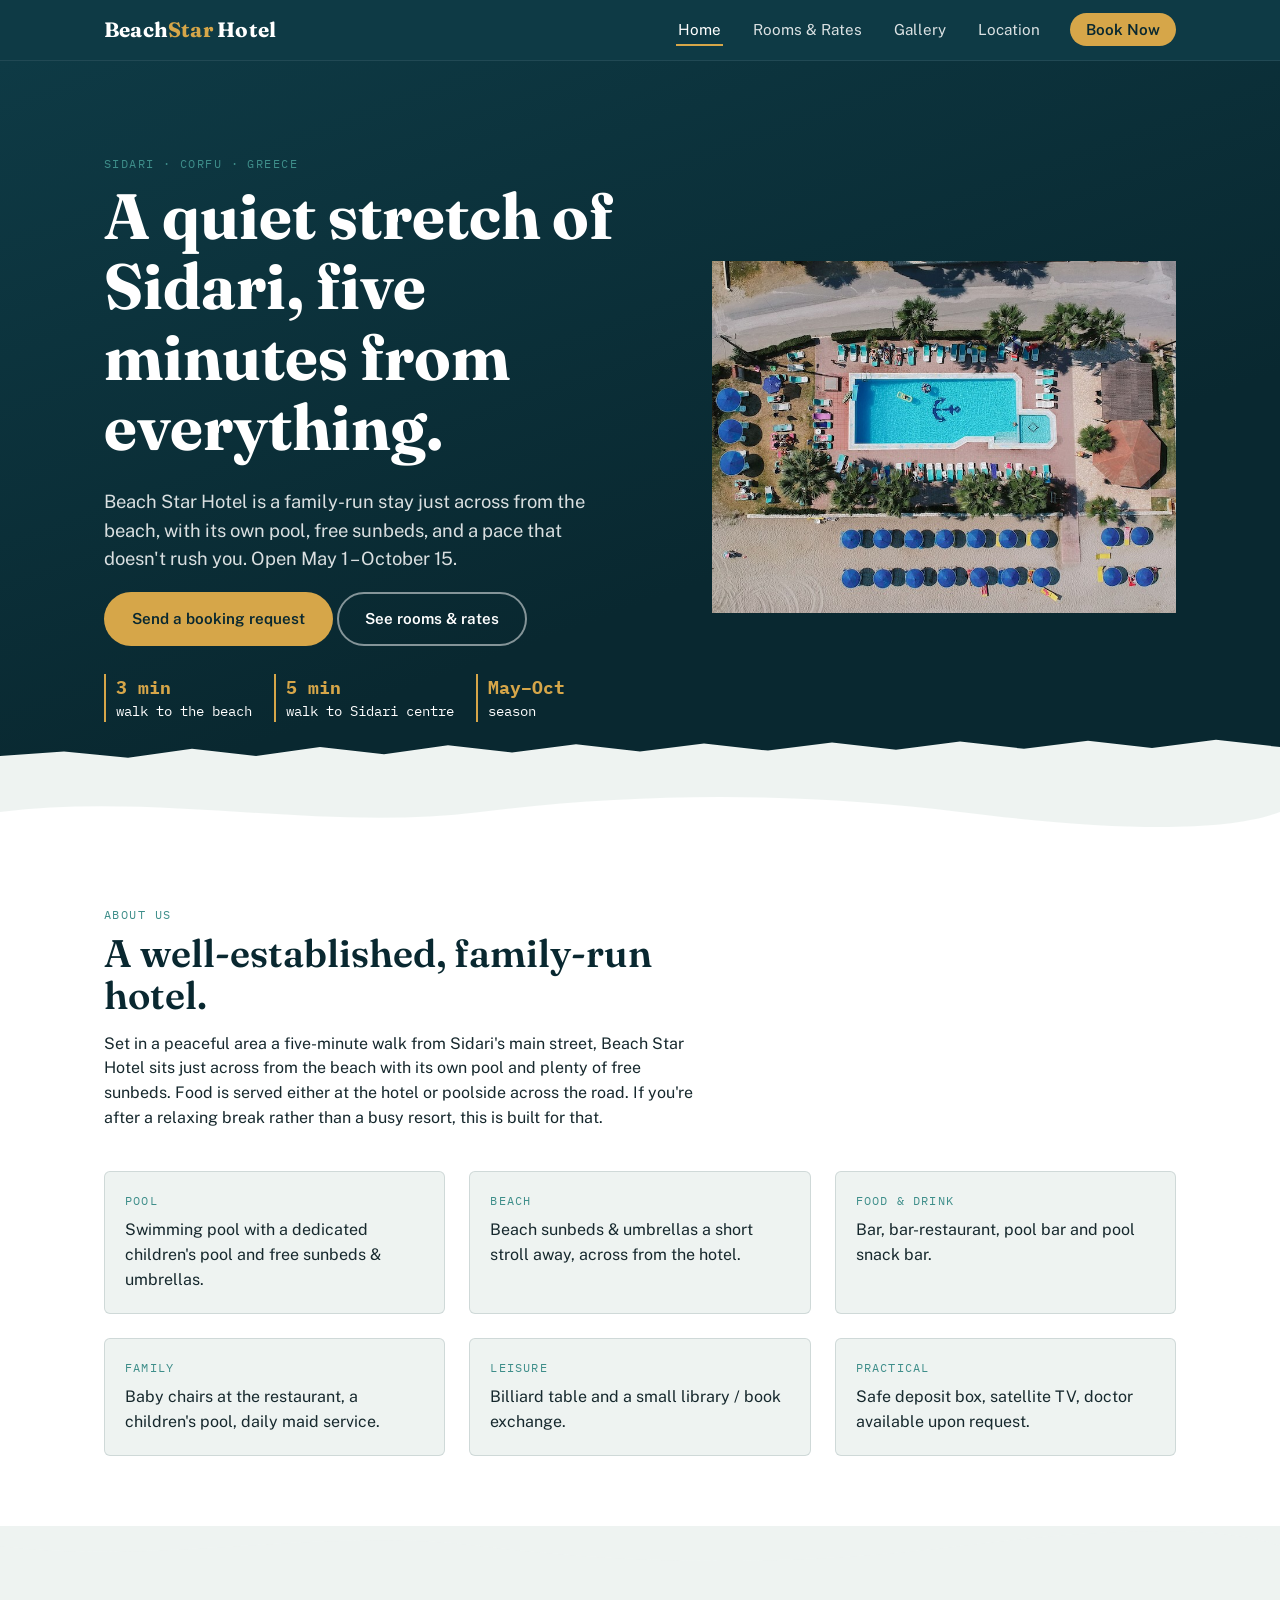
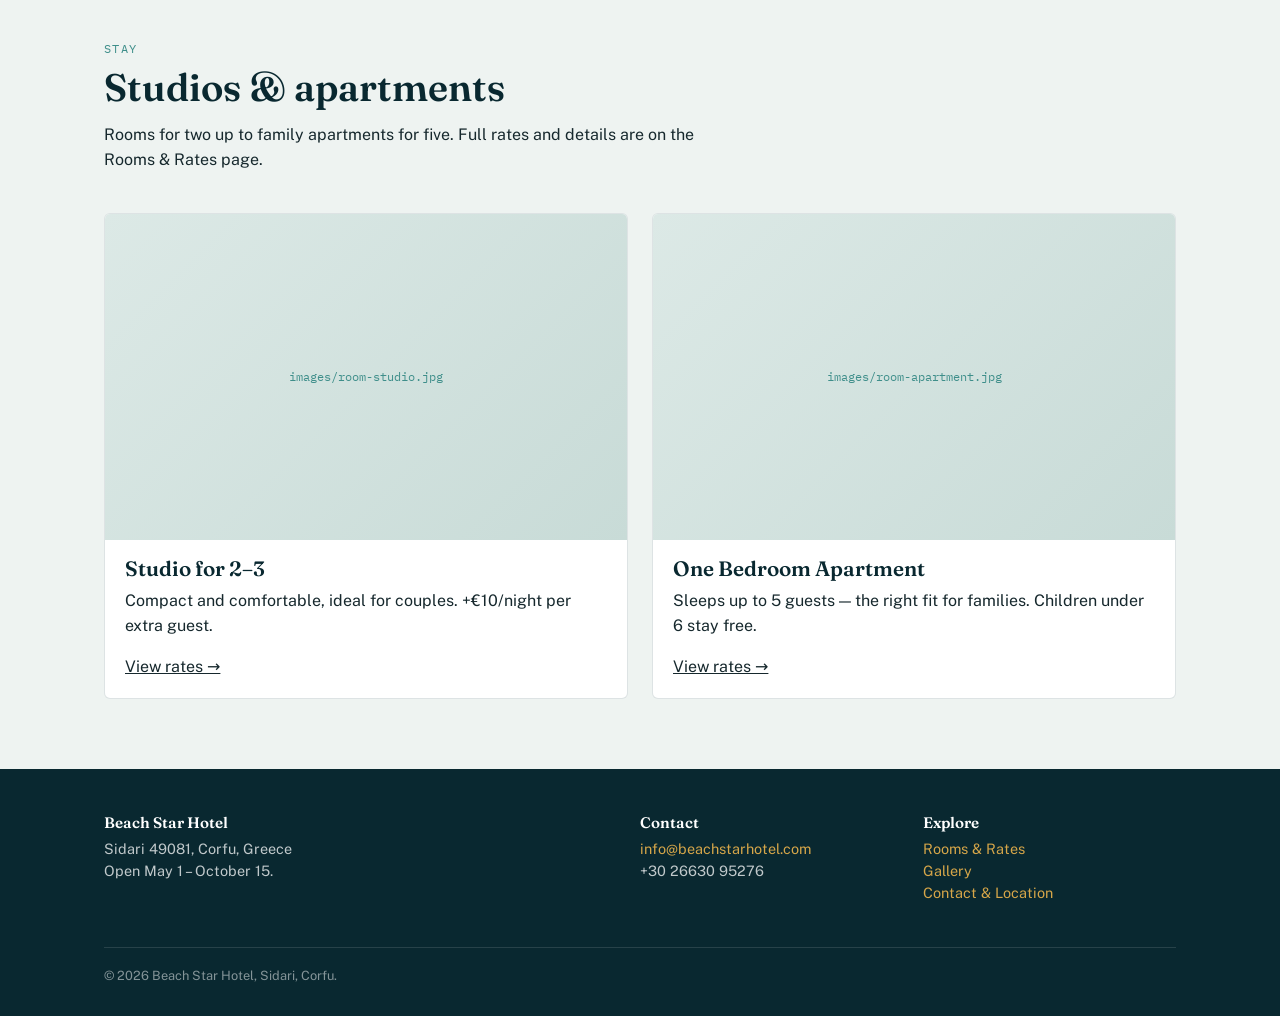
<file: index.html>
<!DOCTYPE html>
<html lang="en">
<head>
<meta charset="UTF-8">
<meta name="viewport" content="width=device-width, initial-scale=1.0">
<title>Beach Star Hotel — Sidari, Corfu</title>
<meta name="description" content="Family-run hotel in Sidari, Corfu, a five-minute walk from the beach, with its own pool and free sunbeds. Book directly by email — no booking fees.">
<link rel="preconnect" href="https://fonts.googleapis.com">
<link href="https://fonts.googleapis.com/css2?family=Fraunces:ital,wght@0,600;0,700;1,500&family=Public+Sans:wght@400;500;600;700&family=IBM+Plex+Mono:wght@400;600&display=swap" rel="stylesheet">
<link rel="stylesheet" href="css/style.css">
</head>
<body>
<a class="skip-link" href="#main">Skip to content</a>

<header class="site-header">
  <div class="wrap">
    <a class="brand" href="index.html">Beach<span>Star</span> Hotel</a>
    <button class="nav-toggle" aria-expanded="false" aria-controls="main-nav">Menu</button>
    <nav class="main-nav" id="main-nav">
      <ul>
        <li><a href="index.html" aria-current="page">Home</a></li>
        <li><a href="rooms.html">Rooms &amp; Rates</a></li>
        <li><a href="gallery.html">Gallery</a></li>
        <li><a href="contact.html">Location</a></li>
        <li><a href="contact.html" class="nav-cta">Book Now</a></li>
      </ul>
    </nav>
  </div>
</header>

<main id="main">

  <section class="hero">
    <div class="wrap hero-inner">
      <div>
        <span class="eyebrow">Sidari · Corfu · Greece</span>
        <h1>A quiet stretch of Sidari, five minutes from everything.</h1>
        <p class="lede">Beach Star Hotel is a family-run stay just across from the beach, with its own pool, free sunbeds, and a pace that doesn't rush you. Open May 1 – October 15.</p>
        <p>
          <a class="btn btn-primary" href="contact.html">Send a booking request</a>
          <a class="btn btn-outline" href="rooms.html">See rooms &amp; rates</a>
        </p>
        <div class="hero-facts">
          <div><strong>3 min</strong>walk to the beach</div>
          <div><strong>5 min</strong>walk to Sidari centre</div>
          <div><strong>May–Oct</strong>season</div>
        </div>
      </div>
      <img src="images/pool-1.jpg">
      
    </div>
  </section>
  <div class="wave-divider" aria-hidden="true">
    <svg viewBox="0 0 1200 40" preserveAspectRatio="none"><path d="M0 20 C 150 0, 300 40, 450 20 S 750 0, 900 20 S 1150 40, 1200 20 L1200 40 L0 40 Z" fill="#ffffff"/></svg>
  </div>

  <section class="section-alt">
    <div class="wrap">
      <div class="section-head">
        <span class="eyebrow">About us</span>
        <h2>A well-established, family-run hotel.</h2>
        <p>Set in a peaceful area a five-minute walk from Sidari's main street, Beach Star Hotel sits just across from the beach with its own pool and plenty of free sunbeds. Food is served either at the hotel or poolside across the road. If you're after a relaxing break rather than a busy resort, this is built for that.</p>
      </div>
      <div class="grid-3">
        <div class="amenity"><span class="glyph">Pool</span>Swimming pool with a dedicated children's pool and free sunbeds &amp; umbrellas.</div>
        <div class="amenity"><span class="glyph">Beach</span>Beach sunbeds &amp; umbrellas a short stroll away, across from the hotel.</div>
        <div class="amenity"><span class="glyph">Food &amp; drink</span>Bar, bar-restaurant, pool bar and pool snack bar.</div>
        <div class="amenity"><span class="glyph">Family</span>Baby chairs at the restaurant, a children's pool, daily maid service.</div>
        <div class="amenity"><span class="glyph">Leisure</span>Billiard table and a small library / book exchange.</div>
        <div class="amenity"><span class="glyph">Practical</span>Safe deposit box, satellite TV, doctor available upon request.</div>
      </div>
    </div>
  </section>

  <div class="wave-divider" aria-hidden="true">
    <svg viewBox="0 0 1200 40" preserveAspectRatio="none"><path d="M0 20 C 150 40, 300 0, 450 20 S 750 40, 900 20 S 1150 0, 1200 20 L1200 40 L0 40 Z" fill="#eef3f1"/></svg>
  </div>

  <section>
    <div class="wrap">
      <div class="section-head">
        <span class="eyebrow">Stay</span>
        <h2>Studios &amp; apartments</h2>
        <p>Rooms for two up to family apartments for five. Full rates and details are on the Rooms &amp; Rates page.</p>
      </div>
      <div class="room-cards">
        <div class="room-card">
          <div class="thumb">images/room-studio.jpg</div>
          <div class="body">
            <h3>Studio for 2–3</h3>
            <p>Compact and comfortable, ideal for couples. +€10/night per extra guest.</p>
            <a href="rooms.html">View rates →</a>
          </div>
        </div>
        <div class="room-card">
          <div class="thumb">images/room-apartment.jpg</div>
          <div class="body">
            <h3>One Bedroom Apartment</h3>
            <p>Sleeps up to 5 guests — the right fit for families. Children under 6 stay free.</p>
            <a href="rooms.html">View rates →</a>
          </div>
        </div>
      </div>
    </div>
  </section>

</main>

<footer class="site-footer">
  <div class="wrap">
    <div class="footer-grid">
      <div>
        <h4>Beach Star Hotel</h4>
        <p>Sidari 49081, Corfu, Greece<br>Open May 1 – October 15.</p>
      </div>
      <div>
        <h4>Contact</h4>
        <p><a href="mailto:info@beachstarhotel.com">info@beachstarhotel.com</a><br>+30 26630 95276</p>
      </div>
      <div>
        <h4>Explore</h4>
        <p><a href="rooms.html">Rooms &amp; Rates</a><br><a href="gallery.html">Gallery</a><br><a href="contact.html">Contact &amp; Location</a></p>
      </div>
    </div>
    <div class="footer-bottom">© <span id="year"></span> Beach Star Hotel, Sidari, Corfu.</div>
  </div>
</footer>

<script src="js/main.js"></script>
</body>
</html>
</file>
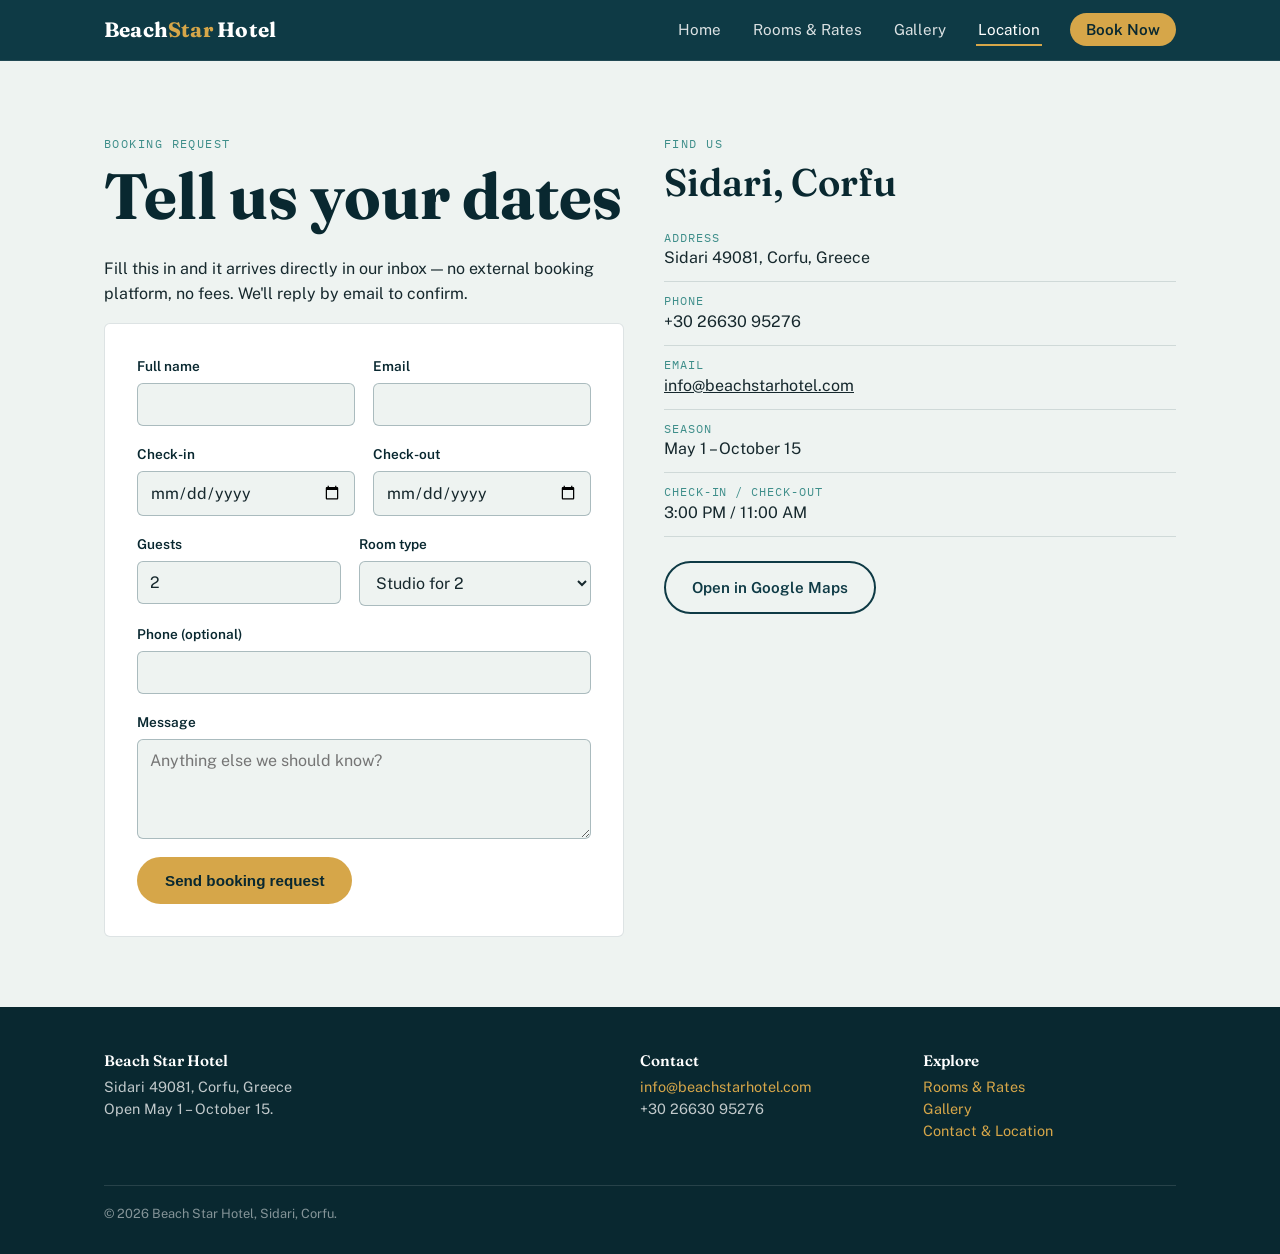
<file: contact.html>
<!DOCTYPE html>
<html lang="en">
<head>
<meta charset="UTF-8">
<meta name="viewport" content="width=device-width, initial-scale=1.0">
<title>Contact &amp; Booking — Beach Star Hotel</title>
<meta name="description" content="Request a booking or ask a question — your message goes straight to our email, no third-party booking site.">
<link rel="preconnect" href="https://fonts.googleapis.com">
<link href="https://fonts.googleapis.com/css2?family=Fraunces:ital,wght@0,600;0,700;1,500&family=Public+Sans:wght@400;500;600;700&family=IBM+Plex+Mono:wght@400;600&display=swap" rel="stylesheet">
<link rel="stylesheet" href="css/style.css">
</head>
<body>
<a class="skip-link" href="#main">Skip to content</a>

<header class="site-header">
  <div class="wrap">
    <a class="brand" href="index.html">Beach<span>Star</span> Hotel</a>
    <button class="nav-toggle" aria-expanded="false" aria-controls="main-nav">Menu</button>
    <nav class="main-nav" id="main-nav">
      <ul>
        <li><a href="index.html">Home</a></li>
        <li><a href="rooms.html">Rooms &amp; Rates</a></li>
        <li><a href="gallery.html">Gallery</a></li>
        <li><a href="contact.html" aria-current="page">Location</a></li>
        <li><a href="contact.html" class="nav-cta">Book Now</a></li>
      </ul>
    </nav>
  </div>
</header>

<main id="main">
  <section>
    <div class="wrap contact-grid">
      <div>
        <span class="eyebrow">Booking request</span>
        <h1>Tell us your dates</h1>
        <p class="lede" style="max-width:52ch">Fill this in and it arrives directly in our inbox — no external booking platform, no fees. We'll reply by email to confirm.</p>

        <form
          id="booking-form"
          class="form-card"
          action="https://formspree.io/f/YOUR_FORM_ID"
          method="POST"
        >
          <!-- Sets the subject line of the email you receive -->
          <input type="hidden" name="_subject" value="New booking request — Beach Star Hotel">
          <!-- Honeypot field for basic spam protection (keep it hidden) -->
          <input type="text" name="_gotcha" style="display:none" tabindex="-1" autocomplete="off">

          <div class="form-grid">
            <div class="field">
              <label for="name">Full name</label>
              <input type="text" id="name" name="name" required>
            </div>
            <div class="field">
              <label for="email">Email</label>
              <input type="email" id="email" name="email" required>
            </div>
          </div>

          <div class="form-grid">
            <div class="field">
              <label for="checkin">Check-in</label>
              <input type="date" id="checkin" name="Check-in date" required>
            </div>
            <div class="field">
              <label for="checkout">Check-out</label>
              <input type="date" id="checkout" name="Check-out date" required>
            </div>
          </div>

          <div class="form-grid">
            <div class="field">
              <label for="guests">Guests</label>
              <input type="number" id="guests" name="Guests" min="1" max="6" value="2" required>
            </div>
            <div class="field">
              <label for="room">Room type</label>
              <select id="room" name="Room type">
                <option>Studio for 2</option>
                <option>Studio for 3</option>
                <option>Studio for 4</option>
                <option>One Bedroom Apartment</option>
                <option>Not sure yet</option>
              </select>
            </div>
          </div>

          <div class="field">
            <label for="phone">Phone (optional)</label>
            <input type="tel" id="phone" name="Phone">
          </div>

          <div class="field">
            <label for="message">Message</label>
            <textarea id="message" name="Message" placeholder="Anything else we should know?"></textarea>
          </div>

          <button type="submit" class="btn btn-primary">Send booking request</button>

          <div id="form-status" class="form-status" role="status"></div>
        </form>
      </div>

      <div>
        <span class="eyebrow">Find us</span>
        <h2>Sidari, Corfu</h2>
        <ul class="info-list">
          <li><span class="label">Address</span>Sidari 49081, Corfu, Greece</li>
          <li><span class="label">Phone</span>+30 26630 95276</li>
          <li><span class="label">Email</span><a href="mailto:info@beachstarhotel.com">info@beachstarhotel.com</a></li>
          <li><span class="label">Season</span>May 1 – October 15</li>
          <li><span class="label">Check-in / check-out</span>3:00 PM / 11:00 AM</li>
        </ul>

        <p style="margin-top:24px">
          <a class="btn btn-outline" style="border-color:var(--ionian); color:var(--ionian)" target="_blank" rel="noopener" href="https://www.google.com/maps/search/?api=1&query=Beach+Star+Hotel+Sidari+Corfu">Open in Google Maps</a>
        </p>
      </div>
    </div>
  </section>
</main>

<footer class="site-footer">
  <div class="wrap">
    <div class="footer-grid">
      <div>
        <h4>Beach Star Hotel</h4>
        <p>Sidari 49081, Corfu, Greece<br>Open May 1 – October 15.</p>
      </div>
      <div>
        <h4>Contact</h4>
        <p><a href="mailto:info@beachstarhotel.com">info@beachstarhotel.com</a><br>+30 26630 95276</p>
      </div>
      <div>
        <h4>Explore</h4>
        <p><a href="rooms.html">Rooms &amp; Rates</a><br><a href="gallery.html">Gallery</a><br><a href="contact.html">Contact &amp; Location</a></p>
      </div>
    </div>
    <div class="footer-bottom">© <span id="year"></span> Beach Star Hotel, Sidari, Corfu.</div>
  </div>
</footer>

<script src="js/main.js"></script>
</body>
</html>
</file>
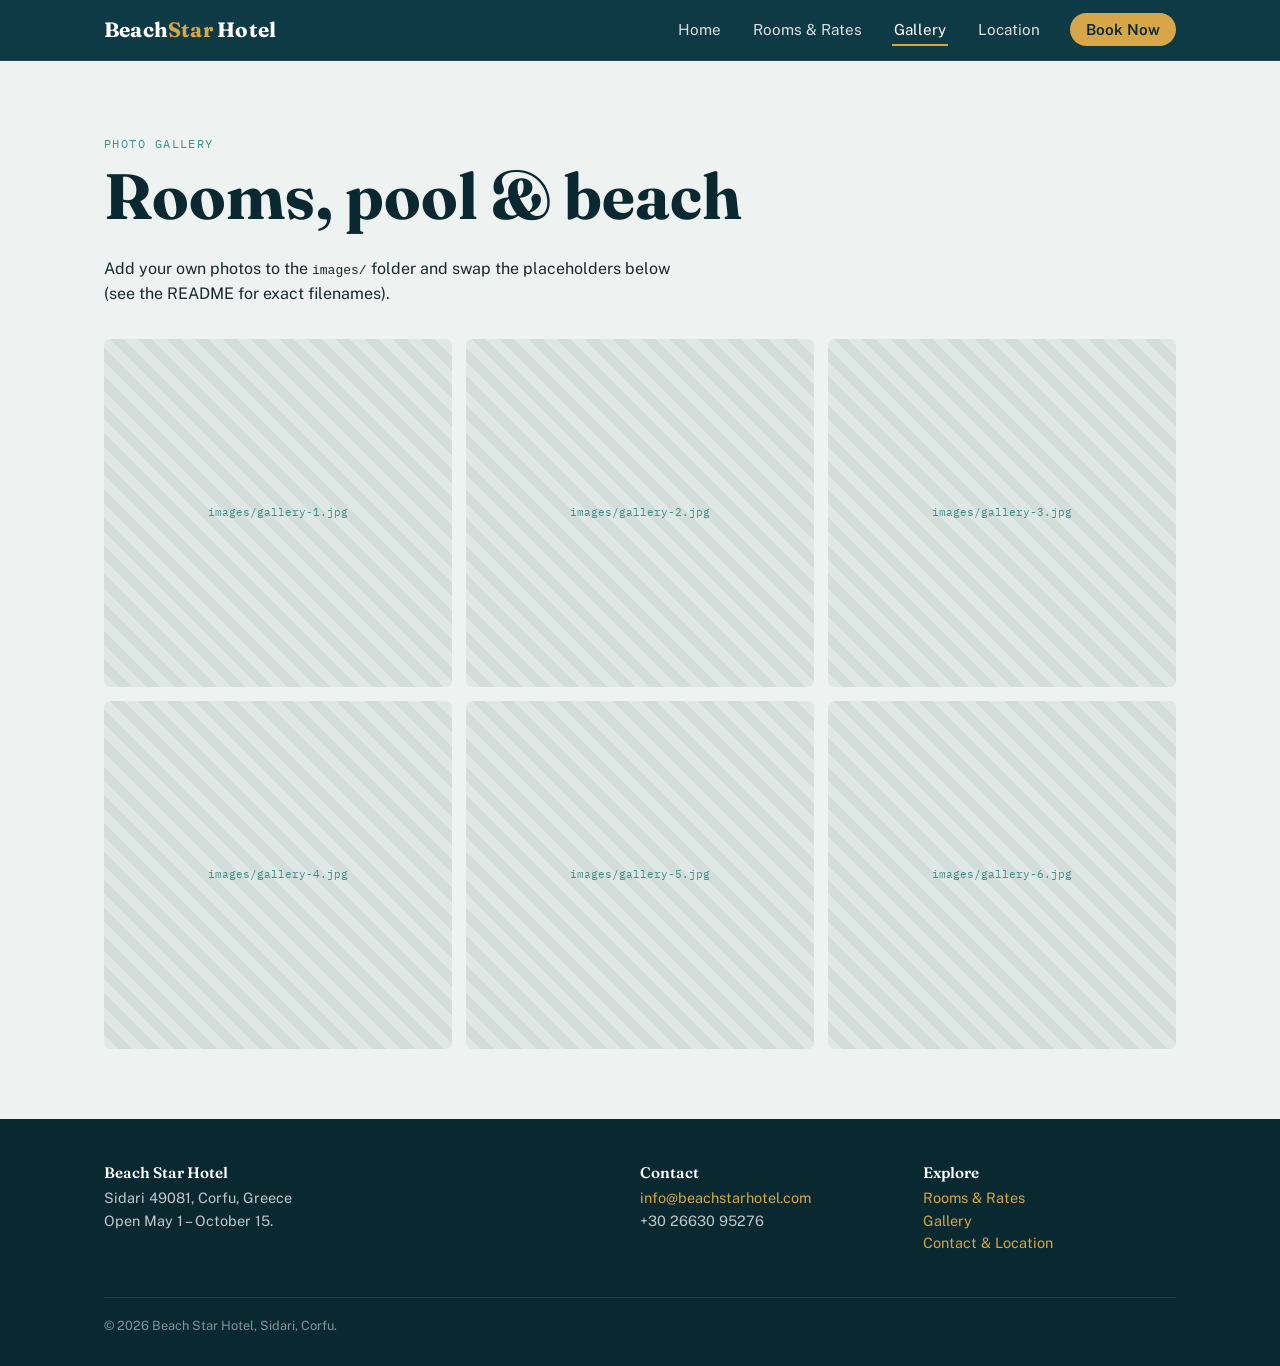
<file: gallery.html>
<!DOCTYPE html>
<html lang="en">
<head>
<meta charset="UTF-8">
<meta name="viewport" content="width=device-width, initial-scale=1.0">
<title>Photo Gallery — Beach Star Hotel</title>
<meta name="description" content="Photos of Beach Star Hotel, Sidari, Corfu — rooms, pool, and beach.">
<link rel="preconnect" href="https://fonts.googleapis.com">
<link href="https://fonts.googleapis.com/css2?family=Fraunces:ital,wght@0,600;0,700;1,500&family=Public+Sans:wght@400;500;600;700&family=IBM+Plex+Mono:wght@400;600&display=swap" rel="stylesheet">
<link rel="stylesheet" href="css/style.css">
</head>
<body>
<a class="skip-link" href="#main">Skip to content</a>

<header class="site-header">
  <div class="wrap">
    <a class="brand" href="index.html">Beach<span>Star</span> Hotel</a>
    <button class="nav-toggle" aria-expanded="false" aria-controls="main-nav">Menu</button>
    <nav class="main-nav" id="main-nav">
      <ul>
        <li><a href="index.html">Home</a></li>
        <li><a href="rooms.html">Rooms &amp; Rates</a></li>
        <li><a href="gallery.html" aria-current="page">Gallery</a></li>
        <li><a href="contact.html">Location</a></li>
        <li><a href="contact.html" class="nav-cta">Book Now</a></li>
      </ul>
    </nav>
  </div>
</header>

<main id="main">
  <section>
    <div class="wrap">
      <span class="eyebrow">Photo Gallery</span>
      <h1>Rooms, pool &amp; beach</h1>
      <p class="lede" style="max-width:60ch">Add your own photos to the <code>images/</code> folder and swap the placeholders below (see the README for exact filenames).</p>

      <div class="gallery-grid" style="margin-top:32px">
        <div class="gallery-item">images/gallery-1.jpg</div>
        <div class="gallery-item">images/gallery-2.jpg</div>
        <div class="gallery-item">images/gallery-3.jpg</div>
        <div class="gallery-item">images/gallery-4.jpg</div>
        <div class="gallery-item">images/gallery-5.jpg</div>
        <div class="gallery-item">images/gallery-6.jpg</div>
      </div>
    </div>
  </section>
</main>

<footer class="site-footer">
  <div class="wrap">
    <div class="footer-grid">
      <div>
        <h4>Beach Star Hotel</h4>
        <p>Sidari 49081, Corfu, Greece<br>Open May 1 – October 15.</p>
      </div>
      <div>
        <h4>Contact</h4>
        <p><a href="mailto:info@beachstarhotel.com">info@beachstarhotel.com</a><br>+30 26630 95276</p>
      </div>
      <div>
        <h4>Explore</h4>
        <p><a href="rooms.html">Rooms &amp; Rates</a><br><a href="gallery.html">Gallery</a><br><a href="contact.html">Contact &amp; Location</a></p>
      </div>
    </div>
    <div class="footer-bottom">© <span id="year"></span> Beach Star Hotel, Sidari, Corfu.</div>
  </div>
</footer>

<script src="js/main.js"></script>
</body>
</html>
</file>
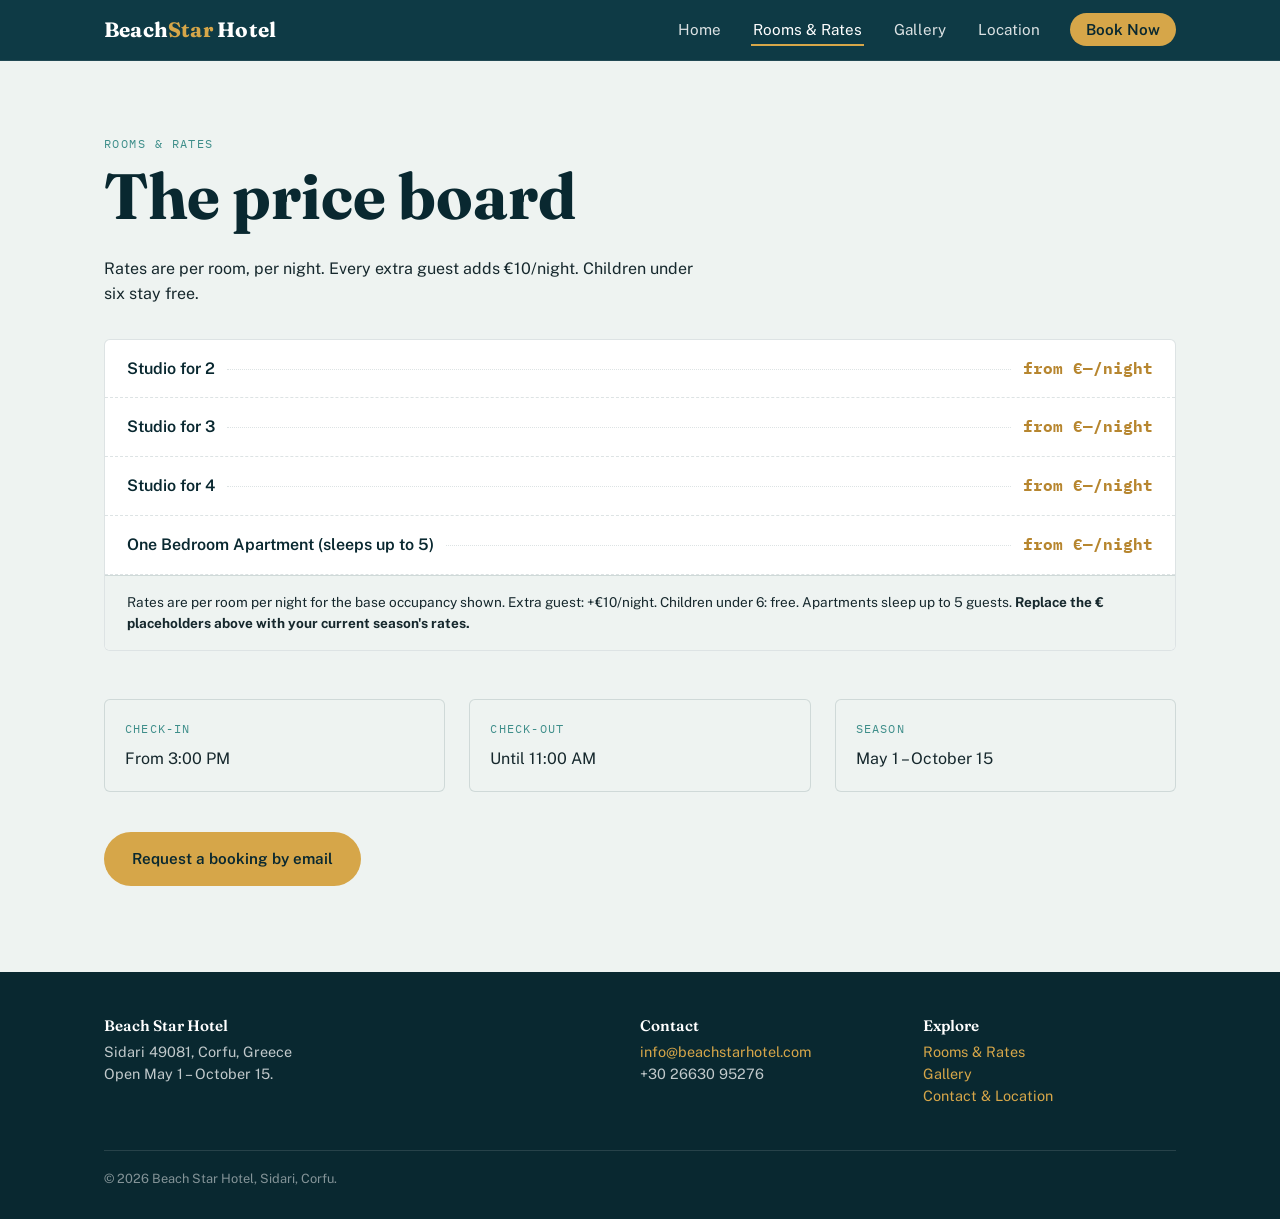
<file: rooms.html>
<!DOCTYPE html>
<html lang="en">
<head>
<meta charset="UTF-8">
<meta name="viewport" content="width=device-width, initial-scale=1.0">
<title>Rooms &amp; Rates — Beach Star Hotel</title>
<meta name="description" content="Rates for studios and apartments at Beach Star Hotel, Sidari, Corfu.">
<link rel="preconnect" href="https://fonts.googleapis.com">
<link href="https://fonts.googleapis.com/css2?family=Fraunces:ital,wght@0,600;0,700;1,500&family=Public+Sans:wght@400;500;600;700&family=IBM+Plex+Mono:wght@400;600&display=swap" rel="stylesheet">
<link rel="stylesheet" href="css/style.css">
</head>
<body>
<a class="skip-link" href="#main">Skip to content</a>

<header class="site-header">
  <div class="wrap">
    <a class="brand" href="index.html">Beach<span>Star</span> Hotel</a>
    <button class="nav-toggle" aria-expanded="false" aria-controls="main-nav">Menu</button>
    <nav class="main-nav" id="main-nav">
      <ul>
        <li><a href="index.html">Home</a></li>
        <li><a href="rooms.html" aria-current="page">Rooms &amp; Rates</a></li>
        <li><a href="gallery.html">Gallery</a></li>
        <li><a href="contact.html">Location</a></li>
        <li><a href="contact.html" class="nav-cta">Book Now</a></li>
      </ul>
    </nav>
  </div>
</header>

<main id="main">
  <section>
    <div class="wrap">
      <span class="eyebrow">Rooms &amp; Rates</span>
      <h1>The price board</h1>
      <p class="lede" style="max-width:60ch">Rates are per room, per night. Every extra guest adds €10/night. Children under six stay free.</p>

      <div class="ledger" style="margin-top:32px">
        <div class="ledger-row">
          <span class="name">Studio for 2</span><span class="fill"></span><span class="price">from €—/night</span>
        </div>
        <div class="ledger-row">
          <span class="name">Studio for 3</span><span class="fill"></span><span class="price">from €—/night</span>
        </div>
        <div class="ledger-row">
          <span class="name">Studio for 4</span><span class="fill"></span><span class="price">from €—/night</span>
        </div>
        <div class="ledger-row">
          <span class="name">One Bedroom Apartment (sleeps up to 5)</span><span class="fill"></span><span class="price">from €—/night</span>
        </div>
        <div class="ledger-note">
          Rates are per room per night for the base occupancy shown. Extra guest: +€10/night. Children under 6: free. Apartments sleep up to 5 guests. <strong>Replace the € placeholders above with your current season's rates.</strong>
        </div>
      </div>

      <div class="grid-3" style="margin-top:48px">
        <div class="amenity"><span class="glyph">Check-in</span>From 3:00 PM</div>
        <div class="amenity"><span class="glyph">Check-out</span>Until 11:00 AM</div>
        <div class="amenity"><span class="glyph">Season</span>May 1 – October 15</div>
      </div>

      <p style="margin-top:40px">
        <a class="btn btn-primary" href="contact.html">Request a booking by email</a>
      </p>
    </div>
  </section>
</main>

<footer class="site-footer">
  <div class="wrap">
    <div class="footer-grid">
      <div>
        <h4>Beach Star Hotel</h4>
        <p>Sidari 49081, Corfu, Greece<br>Open May 1 – October 15.</p>
      </div>
      <div>
        <h4>Contact</h4>
        <p><a href="mailto:info@beachstarhotel.com">info@beachstarhotel.com</a><br>+30 26630 95276</p>
      </div>
      <div>
        <h4>Explore</h4>
        <p><a href="rooms.html">Rooms &amp; Rates</a><br><a href="gallery.html">Gallery</a><br><a href="contact.html">Contact &amp; Location</a></p>
      </div>
    </div>
    <div class="footer-bottom">© <span id="year"></span> Beach Star Hotel, Sidari, Corfu.</div>
  </div>
</footer>

<script src="js/main.js"></script>
</body>
</html>
</file>
<file: css/style.css>
/* ============================================
   Beach Star Hotel — stylesheet
   Palette: Ionian deep teal / sea-foam paper / sun-gold / shallow teal
   ============================================ */

:root {
  --ink: #16282d;
  --ionian: #0e3a45;
  --ionian-dark: #092830;
  --paper: #eef3f1;
  --white: #ffffff;
  --gold: #d6a649;
  --gold-deep: #b7862f;
  --shallow: #3e8e8a;
  --line: rgba(14, 58, 69, 0.14);

  --font-display: "Fraunces", Georgia, serif;
  --font-body: "Public Sans", system-ui, sans-serif;
  --font-mono: "IBM Plex Mono", ui-monospace, monospace;

  --radius: 6px;
  --max-width: 1120px;
}

* { box-sizing: border-box; }

html { scroll-behavior: smooth; }

body {
  margin: 0;
  font-family: var(--font-body);
  color: var(--ink);
  background: var(--paper);
  line-height: 1.55;
  -webkit-font-smoothing: antialiased;
}

img { max-width: 100%; display: block; }

a { color: inherit; }

.wrap {
  max-width: var(--max-width);
  margin: 0 auto;
  padding: 0 24px;
}

h1, h2, h3, h4 {
  font-family: var(--font-display);
  font-weight: 600;
  line-height: 1.1;
  margin: 0 0 0.4em;
  color: var(--ionian-dark);
}

h1 { font-size: clamp(2.4rem, 5vw, 4rem); font-weight: 700; }
h2 { font-size: clamp(1.7rem, 3vw, 2.4rem); }
h3 { font-size: 1.3rem; }

.eyebrow {
  font-family: var(--font-mono);
  text-transform: uppercase;
  letter-spacing: 0.12em;
  font-size: 0.75rem;
  color: var(--shallow);
  display: inline-block;
  margin-bottom: 0.6em;
}

p { margin: 0 0 1em; }

/* ---------- Skip link / focus ---------- */
.skip-link {
  position: absolute;
  left: -9999px;
  top: 0;
  background: var(--gold);
  color: var(--ionian-dark);
  padding: 10px 16px;
  z-index: 100;
}
.skip-link:focus { left: 12px; top: 12px; }

:focus-visible {
  outline: 3px solid var(--gold);
  outline-offset: 2px;
}

/* ---------- Header / Nav ---------- */
.site-header {
  background: var(--ionian);
  color: var(--white);
  position: sticky;
  top: 0;
  z-index: 50;
  border-bottom: 1px solid rgba(255,255,255,0.08);
}

.site-header .wrap {
  display: flex;
  align-items: center;
  justify-content: space-between;
  padding-top: 14px;
  padding-bottom: 14px;
}

.brand {
  font-family: var(--font-display);
  font-size: 1.3rem;
  font-weight: 700;
  color: var(--white);
  text-decoration: none;
  letter-spacing: 0.01em;
}
.brand span { color: var(--gold); }

.nav-toggle {
  display: none;
  background: none;
  border: 1px solid rgba(255,255,255,0.4);
  color: var(--white);
  border-radius: var(--radius);
  padding: 8px 12px;
  font-size: 1rem;
}

.main-nav ul {
  list-style: none;
  display: flex;
  gap: 28px;
  margin: 0;
  padding: 0;
}

.main-nav a {
  text-decoration: none;
  font-size: 0.95rem;
  color: rgba(255,255,255,0.85);
  padding: 6px 2px;
  border-bottom: 2px solid transparent;
  transition: border-color 0.2s, color 0.2s;
}
.main-nav a:hover,
.main-nav a[aria-current="page"] {
  color: var(--white);
  border-color: var(--gold);
}

.nav-cta {
  background: var(--gold);
  color: var(--ionian-dark) !important;
  padding: 8px 16px !important;
  border-radius: 999px;
  font-weight: 600;
  border-bottom: none !important;
}
.nav-cta:hover { background: #e6b85e; }

@media (max-width: 760px) {
  .nav-toggle { display: inline-block; }
  .main-nav {
    display: none;
    width: 100%;
  }
  .main-nav.open { display: block; }
  .site-header .wrap { flex-wrap: wrap; }
  .main-nav ul {
    flex-direction: column;
    gap: 4px;
    padding: 12px 0 18px;
  }
  .nav-cta { display: inline-block; margin-top: 8px; }
}

/* ---------- Hero ---------- */
.hero {
  background: linear-gradient(160deg, var(--ionian) 0%, var(--ionian-dark) 65%);
  color: var(--white);
  padding: 90px 0 70px;
  position: relative;
  overflow: hidden;
}

.hero::after {
  content: "";
  position: absolute;
  inset: auto 0 0 0;
  height: 90px;
  background: var(--paper);
  clip-path: polygon(0 60%, 5% 55%, 10% 62%, 15% 52%, 20% 60%, 25% 50%, 30% 58%, 35% 48%, 40% 56%,
    45% 47%, 50% 55%, 55% 46%, 60% 54%, 65% 45%, 70% 53%, 75% 44%, 80% 52%, 85% 43%,
    90% 51%, 95% 42%, 100% 50%, 100% 100%, 0 100%);
}

.hero-inner {
  display: grid;
  grid-template-columns: 1.1fr 0.9fr;
  gap: 40px;
  align-items: center;
  position: relative;
  z-index: 2;
}

@media (max-width: 820px) {
  .hero-inner { grid-template-columns: 1fr; }
}

.hero h1 { color: var(--white); }
.hero .lede { font-size: 1.15rem; color: rgba(255,255,255,0.85); max-width: 46ch; }

.hero-facts {
  display: flex;
  gap: 22px;
  flex-wrap: wrap;
  margin-top: 28px;
  font-family: var(--font-mono);
  font-size: 0.85rem;
  color: var(--white);
}
.hero-facts div { border-left: 2px solid var(--gold); padding-left: 10px; }
.hero-facts strong { display: block; font-size: 1.1rem; color: var(--gold); }

.hero-art {
  aspect-ratio: 4/3;
  border-radius: var(--radius);
  background:
    radial-gradient(circle at 30% 30%, rgba(214,166,73,0.35), transparent 60%),
    repeating-linear-gradient(115deg, rgba(255,255,255,0.05) 0 2px, transparent 2px 26px),
    linear-gradient(200deg, #14515f, #0a2831);
  border: 1px solid rgba(255,255,255,0.15);
  display: flex;
  align-items: center;
  justify-content: center;
  color: rgba(255,255,255,0.5);
  font-family: var(--font-mono);
  font-size: 0.8rem;
  text-align: center;
  padding: 20px;
}

/* ---------- Buttons ---------- */
.btn {
  display: inline-block;
  padding: 13px 26px;
  border-radius: 999px;
  text-decoration: none;
  font-weight: 600;
  font-size: 0.95rem;
  border: 2px solid transparent;
  cursor: pointer;
  transition: transform 0.15s ease, background 0.2s ease;
}
.btn:hover { transform: translateY(-1px); }

.btn-primary { background: var(--gold); color: var(--ionian-dark); }
.btn-primary:hover { background: #e6b85e; }

.btn-outline {
  background: transparent;
  border-color: rgba(255,255,255,0.5);
  color: var(--white);
}
.btn-outline:hover { border-color: var(--white); }

.btn-dark {
  background: var(--ionian);
  color: var(--white);
}
.btn-dark:hover { background: var(--ionian-dark); }

/* ---------- Sections ---------- */
section { padding: 70px 0; }
.section-alt { background: var(--white); }

.section-head { max-width: 60ch; margin-bottom: 40px; }

/* Wave divider between sections */
.wave-divider {
  height: 40px;
  background: var(--paper);
}
.wave-divider svg { display: block; width: 100%; height: 100%; }

/* ---------- Amenities grid ---------- */
.grid-3 {
  display: grid;
  grid-template-columns: repeat(3, 1fr);
  gap: 24px;
}
@media (max-width: 760px) { .grid-3 { grid-template-columns: 1fr 1fr; } }
@media (max-width: 520px) { .grid-3 { grid-template-columns: 1fr; } }

.amenity {
  background: var(--paper);
  border: 1px solid var(--line);
  border-radius: var(--radius);
  padding: 20px;
}
.amenity .glyph {
  font-family: var(--font-mono);
  color: var(--shallow);
  font-size: 0.75rem;
  letter-spacing: 0.1em;
  text-transform: uppercase;
  display: block;
  margin-bottom: 8px;
}

/* ---------- Rooms teaser cards ---------- */
.room-cards {
  display: grid;
  grid-template-columns: repeat(2, 1fr);
  gap: 24px;
}
@media (max-width: 700px) { .room-cards { grid-template-columns: 1fr; } }

.room-card {
  border: 1px solid var(--line);
  border-radius: var(--radius);
  overflow: hidden;
  background: var(--white);
}
.room-card .thumb {
  aspect-ratio: 16/10;
  background: linear-gradient(135deg, #dce9e6, #c8dbd7);
  display: flex; align-items: center; justify-content: center;
  color: var(--shallow); font-family: var(--font-mono); font-size: 0.75rem;
}
.room-card .body { padding: 18px 20px; }
.room-card .price {
  font-family: var(--font-mono);
  color: var(--gold-deep);
  font-weight: 700;
}

/* ---------- Rate ledger (signature element) ---------- */
.ledger {
  border: 1px solid var(--line);
  border-radius: var(--radius);
  background: var(--white);
  overflow: hidden;
}
.ledger-row {
  display: flex;
  align-items: baseline;
  justify-content: space-between;
  padding: 16px 22px;
  border-bottom: 1px dashed var(--line);
  font-family: var(--font-mono);
}
.ledger-row:last-child { border-bottom: none; }
.ledger-row .name {
  font-family: var(--font-body);
  font-weight: 600;
  color: var(--ionian-dark);
}
.ledger-row .fill {
  flex: 1;
  border-bottom: 1px dotted var(--line);
  margin: 0 12px;
  transform: translateY(-4px);
}
.ledger-row .price { color: var(--gold-deep); font-weight: 700; white-space: nowrap; }
.ledger-note {
  padding: 16px 22px;
  font-size: 0.85rem;
  color: var(--ink);
  background: var(--paper);
  border-top: 1px solid var(--line);
}

/* ---------- Gallery ---------- */
.gallery-grid {
  display: grid;
  grid-template-columns: repeat(3, 1fr);
  gap: 14px;
}
@media (max-width: 700px) { .gallery-grid { grid-template-columns: repeat(2, 1fr); } }

.gallery-item {
  aspect-ratio: 1;
  border-radius: var(--radius);
  background: repeating-linear-gradient(45deg, #dfe8e5, #dfe8e5 10px, #d3ddda 10px, #d3ddda 20px);
  display: flex; align-items: center; justify-content: center;
  color: var(--shallow); font-family: var(--font-mono); font-size: 0.7rem; text-align: center; padding: 8px;
}

/* ---------- Forms ---------- */
.form-card {
  background: var(--white);
  border: 1px solid var(--line);
  border-radius: var(--radius);
  padding: 32px;
  max-width: 640px;
}

.form-grid { display: grid; grid-template-columns: 1fr 1fr; gap: 18px; }
@media (max-width: 560px) { .form-grid { grid-template-columns: 1fr; } }

.field { margin-bottom: 18px; display: flex; flex-direction: column; gap: 6px; }
.field label { font-size: 0.85rem; font-weight: 600; color: var(--ionian-dark); }
.field input,
.field select,
.field textarea {
  font-family: var(--font-body);
  font-size: 1rem;
  padding: 11px 12px;
  border: 1px solid rgba(14,58,69,0.3);
  border-radius: var(--radius);
  background: var(--paper);
  color: var(--ink);
}
.field textarea { resize: vertical; min-height: 100px; }

.form-status {
  margin-top: 14px;
  font-size: 0.9rem;
  display: none;
  padding: 12px 14px;
  border-radius: var(--radius);
}
.form-status.success { display: block; background: #e4f3ee; color: #14663f; }
.form-status.error { display: block; background: #fbe8e6; color: #9c2c1e; }

/* ---------- Contact info blocks ---------- */
.contact-grid {
  display: grid;
  grid-template-columns: 1fr 1fr;
  gap: 40px;
}
@media (max-width: 800px) { .contact-grid { grid-template-columns: 1fr; } }

.info-list { list-style: none; padding: 0; margin: 0; }
.info-list li { padding: 10px 0; border-bottom: 1px solid var(--line); }
.info-list .label {
  font-family: var(--font-mono);
  font-size: 0.72rem;
  text-transform: uppercase;
  letter-spacing: 0.08em;
  color: var(--shallow);
  display: block;
}

/* ---------- Footer ---------- */
.site-footer {
  background: var(--ionian-dark);
  color: rgba(255,255,255,0.75);
  padding: 46px 0 30px;
  font-size: 0.9rem;
}
.site-footer a { color: var(--gold); text-decoration: none; }
.footer-grid {
  display: grid;
  grid-template-columns: 2fr 1fr 1fr;
  gap: 30px;
  margin-bottom: 28px;
}
@media (max-width: 700px) { .footer-grid { grid-template-columns: 1fr; } }
.footer-grid h4 { color: var(--white); font-size: 0.95rem; }
.footer-bottom {
  border-top: 1px solid rgba(255,255,255,0.12);
  padding-top: 18px;
  font-size: 0.8rem;
  color: rgba(255,255,255,0.5);
}
</file>
